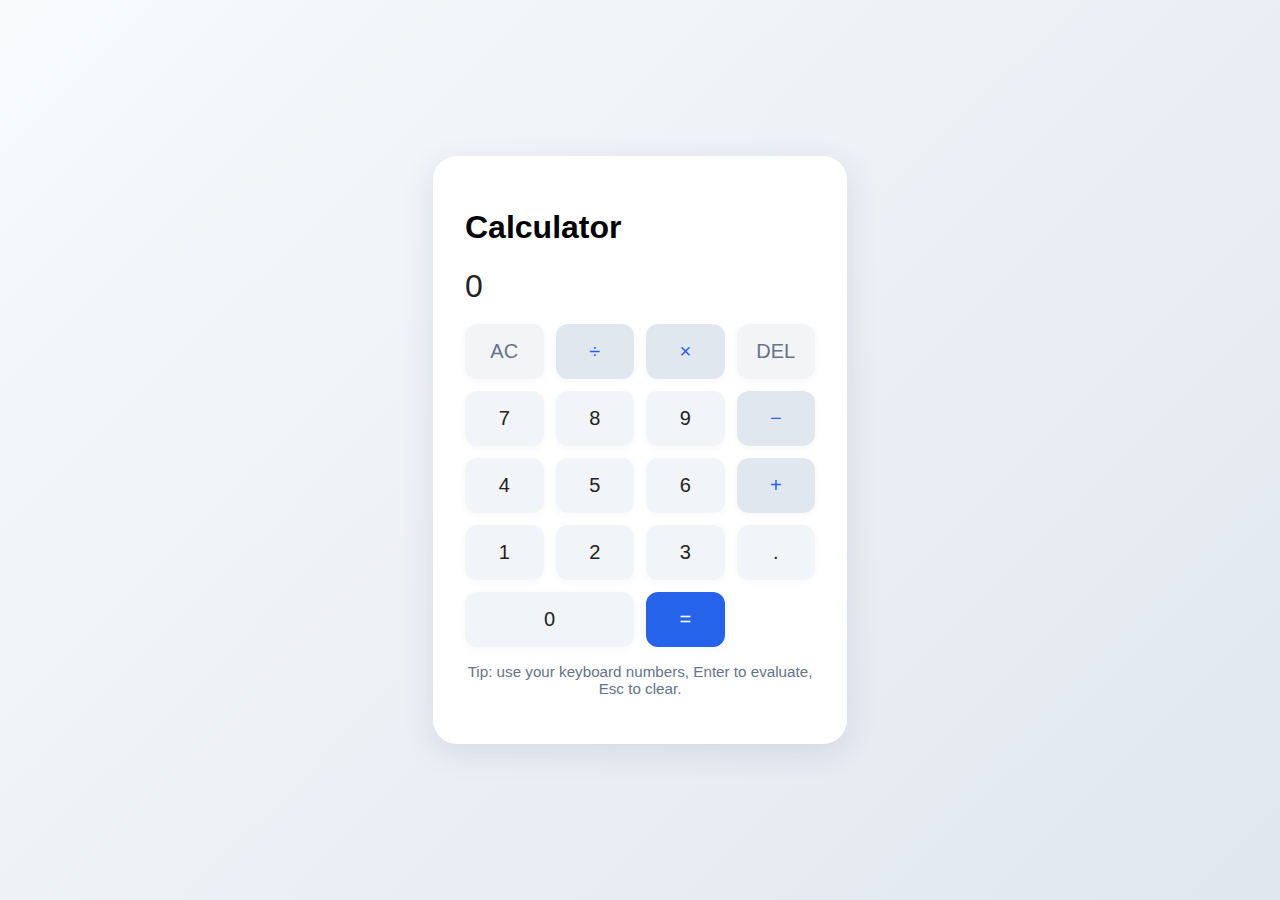
<file: calculator/index.html>
<!DOCTYPE html>
<html lang="en">
<head>
    <meta charset="UTF-8">
    <meta name="viewport" content="width=device-width, initial-scale=1.0">
    <title>Calculator</title>
    <link rel="stylesheet" href="style.css">
</head>
<body class="page">
    <div class="backdrop" aria-hidden="true">
        <span class="blob blob-a"></span>
        <span class="blob blob-b"></span>
    </div>
    <main class="layout">
        <section class="panel intro">
            <h1>Calculator</h1>
        </section>

        <section class="panel calculator" aria-label="Calculator">
            <header class="calc-header">
                <div>
                    <output class="expression" data-display aria-live="polite">0</output>
                </div>
            </header>

            <div class="glass">
                <div class="visor" aria-hidden="true"></div>
                <div class="keypad" data-keypad>
                    <button type="button" data-action="clear" class="key key-ghost">AC</button>
                    <button type="button" data-operator="/" class="key key-operator">÷</button>
                    <button type="button" data-operator="*" class="key key-operator">×</button>
                    <button type="button" data-action="delete" class="key key-ghost">DEL</button>

                    <button type="button" data-digit="7" class="key">7</button>
                    <button type="button" data-digit="8" class="key">8</button>
                    <button type="button" data-digit="9" class="key">9</button>
                    <button type="button" data-operator="-" class="key key-operator">−</button>

                    <button type="button" data-digit="4" class="key">4</button>
                    <button type="button" data-digit="5" class="key">5</button>
                    <button type="button" data-digit="6" class="key">6</button>
                    <button type="button" data-operator="+" class="key key-operator">+</button>

                    <button type="button" data-digit="1" class="key">1</button>
                    <button type="button" data-digit="2" class="key">2</button>
                    <button type="button" data-digit="3" class="key">3</button>
                    <button type="button" data-action="decimal" class="key">.</button>

                    <button type="button" data-digit="0" class="key key-wide">0</button>
                    <button type="button" data-action="equals" class="key key-accent">=</button>
                </div>
            </div>
            <p class="hint">Tip: use your keyboard numbers, Enter to evaluate, Esc to clear.</p>
        </section>
    </main>
    <script src="script.js"></script>
</body>
</html>
</file>
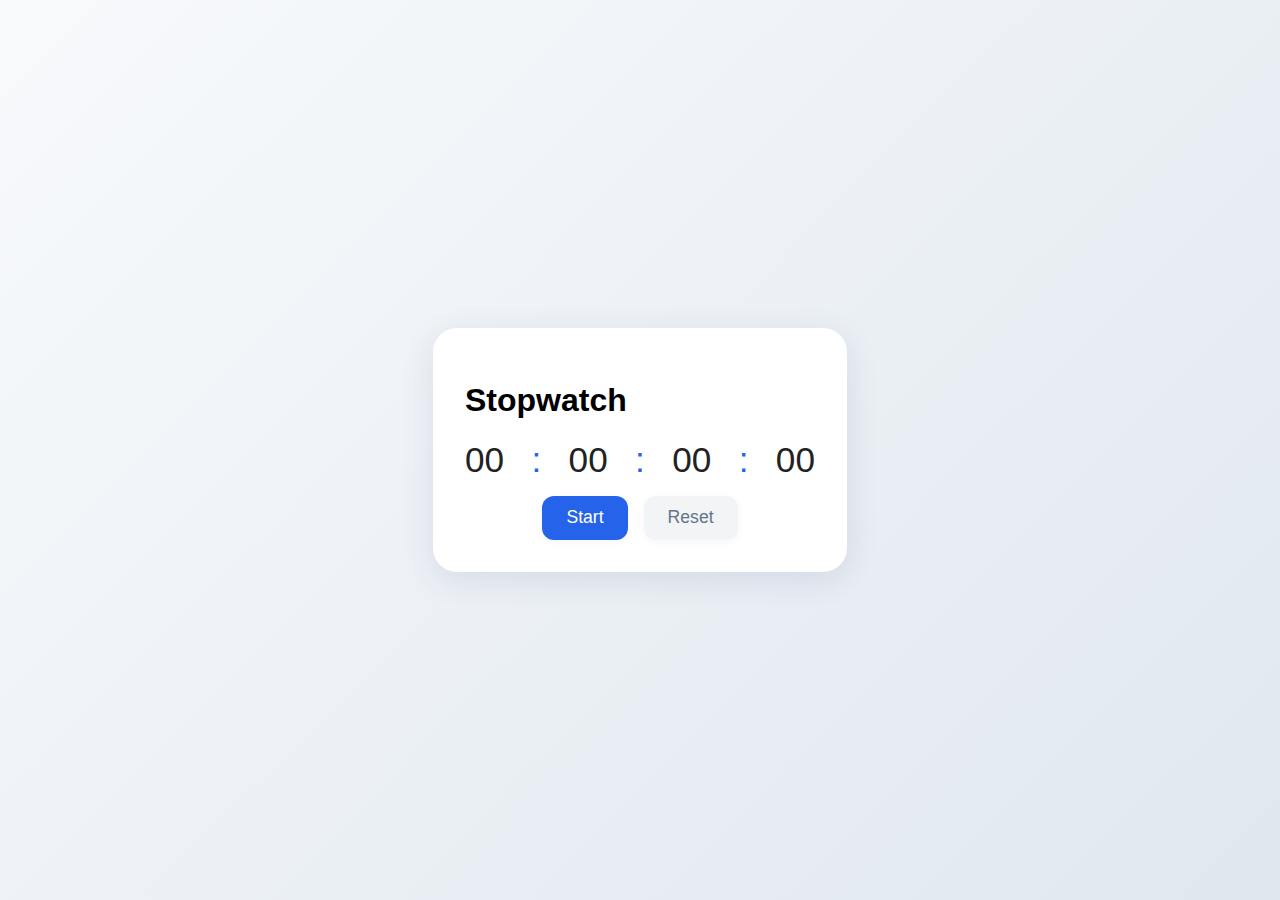
<file: stopwatch/index.html>
<!DOCTYPE html>
<html lang="en">
<head>
    <meta charset="UTF-8">
    <meta name="viewport" content="width=device-width, initial-scale=1.0">
    <title>Stopwatch</title>
    <link rel="stylesheet" href="style.css">
</head>
<body class="page">
    <div class="backdrop" aria-hidden="true">
        <span class="blob blob-a"></span>
        <span class="blob blob-b"></span>
    </div>
    <main class="layout">
        <section class="panel intro">
            <h1>Stopwatch</h1>
        </section>

        <section class="panel stopwatch" aria-label="Stopwatch">
            <header class="heading">
                <div class="time" data-time-display>
                    <span data-part="hours">00</span>
                    <span class="dot">:</span>
                    <span data-part="minutes">00</span>
                    <span class="dot">:</span>
                    <span data-part="seconds">00</span>
                    <span class="dot">:</span>
                    <span data-part="milliseconds">00</span>
                </div>
            </header>

            <div class="controls" data-controls>
                <button type="button" data-action="start" class="btn primary">Start</button>
                <button type="button" data-action="reset" class="btn ghost">Reset</button>
            </div>
        </section>
    </main>
    <script src="script.js"></script>
</body>
</html>
</file>
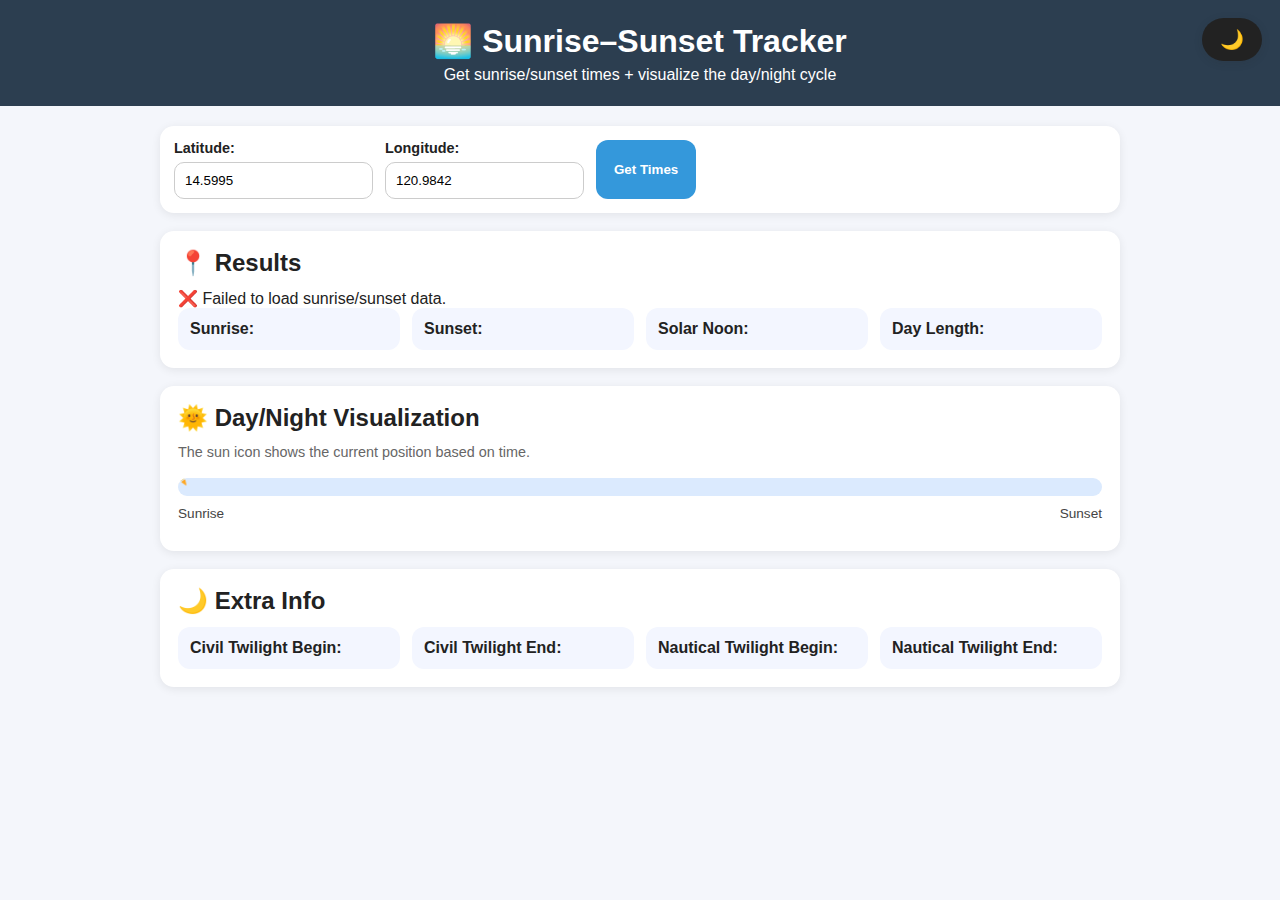
<file: sunrise-sunset/index.html>
<!DOCTYPE html>
<html lang="en">
<head>
  <meta charset="UTF-8" />
  <meta name="viewport" content="width=device-width, initial-scale=1.0" />
  <title>Sunrise–Sunset Tracker</title>
  <link rel="stylesheet" href="style.css" />
</head>
<body>
  <button id="themeToggle" style="position:fixed;top:18px;right:18px;z-index:10;padding:10px 18px;border-radius:999px;border:none;background:#222;color:#fff;font-size:1.2rem;box-shadow:0 2px 8px #2222;cursor:pointer;">🌙</button>
  <header>
    <h1>🌅 Sunrise–Sunset Tracker</h1>
    <p>Get sunrise/sunset times + visualize the day/night cycle</p>
  </header>

  <main>
    <section class="controls">
      <label>
        Latitude:
        <input type="number" id="latInput" step="0.0001" value="14.5995" />
      </label>

      <label>
        Longitude:
        <input type="number" id="lngInput" step="0.0001" value="120.9842" />
      </label>

      <button id="fetchBtn">Get Times</button>
    </section>

    <section class="card">
      <h2>📍 Results</h2>
      <p id="locationInfo"></p>

      <div class="result-grid">
        <div class="result-box"><strong>Sunrise:</strong> <span id="sunrise"></span></div>
        <div class="result-box"><strong>Sunset:</strong> <span id="sunset"></span></div>
        <div class="result-box"><strong>Solar Noon:</strong> <span id="solarNoon"></span></div>
        <div class="result-box"><strong>Day Length:</strong> <span id="dayLength"></span></div>
      </div>
    </section>

    <section class="card">
      <h2>🌞 Day/Night Visualization</h2>
      <p class="hint">The sun icon shows the current position based on time.</p>

      <div class="cycle-bar">
        <div class="cycle-fill" id="cycleFill"></div>
        <div class="sun-icon" id="sunIcon">☀️</div>
      </div>

      <div class="cycle-labels">
        <span id="labelSunrise">Sunrise</span>
        <span id="labelSunset">Sunset</span>
      </div>

      <p id="currentStatus" class="status"></p>
    </section>

    <section class="card">
      <h2>🌙 Extra Info</h2>
      <div class="result-grid">
        <div class="result-box"><strong>Civil Twilight Begin:</strong> <span id="civilBegin"></span></div>
        <div class="result-box"><strong>Civil Twilight End:</strong> <span id="civilEnd"></span></div>
        <div class="result-box"><strong>Nautical Twilight Begin:</strong> <span id="nauticalBegin"></span></div>
        <div class="result-box"><strong>Nautical Twilight End:</strong> <span id="nauticalEnd"></span></div>
      </div>
    </section>

  </main>

  <script src="script.js"></script>
</body>
</html>
</file>
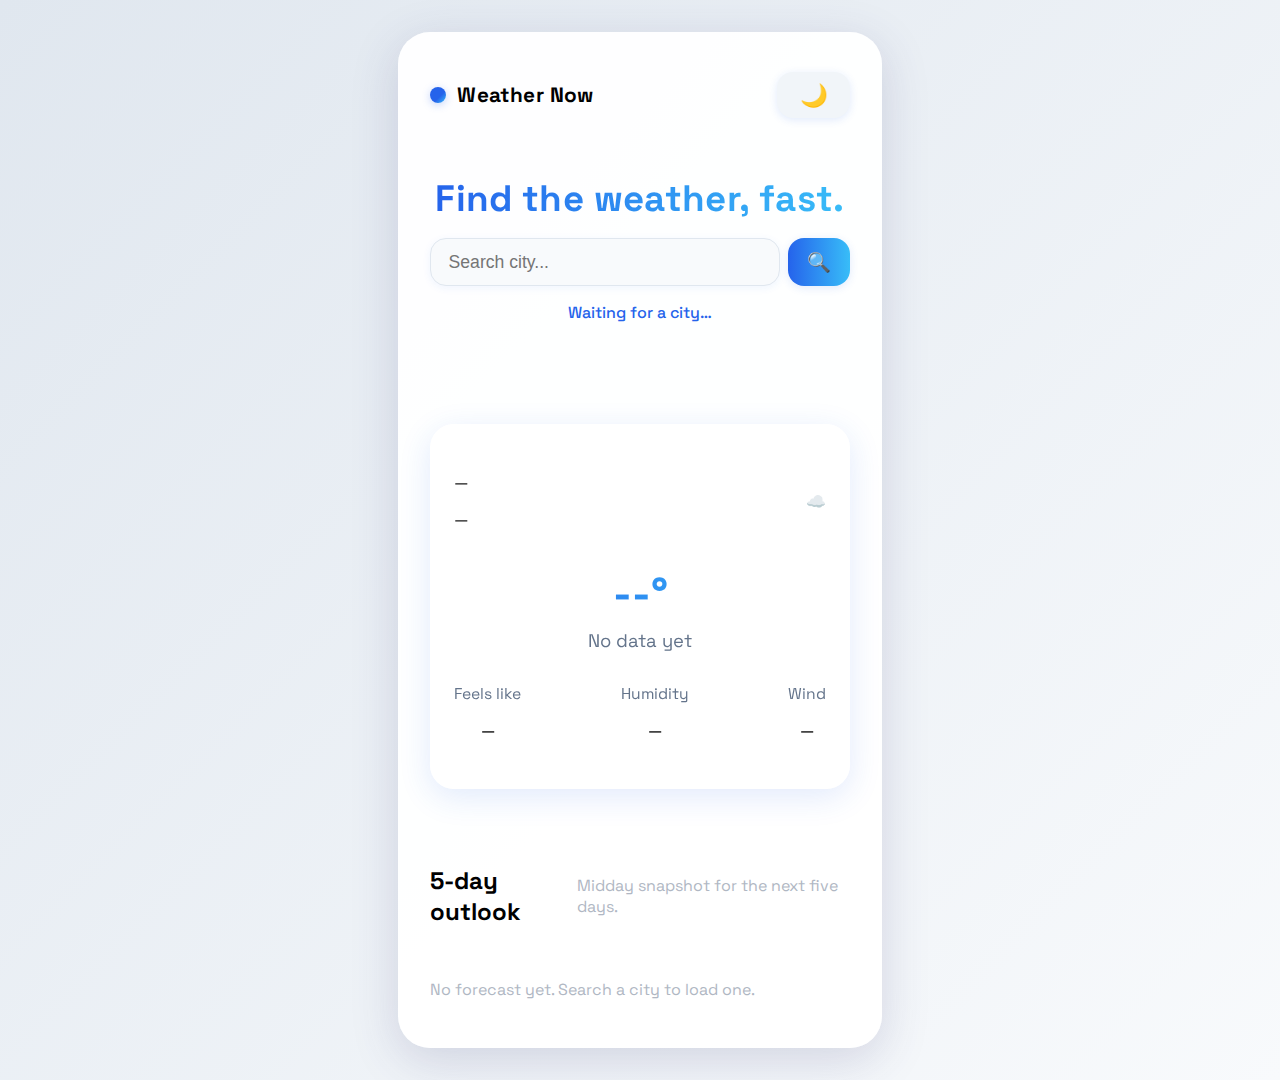
<file: weather-api/index.html>
<!DOCTYPE html>
<html lang="en">
<head>
	<meta charset="UTF-8">
	<meta name="viewport" content="width=device-width, initial-scale=1.0">
	<title>Weather Now</title>
	<link rel="preconnect" href="https://fonts.googleapis.com">
	<link rel="preconnect" href="https://fonts.gstatic.com" crossorigin>
	<link href="https://fonts.googleapis.com/css2?family=Space+Grotesk:wght@400;500;600&display=swap" rel="stylesheet">
	<link rel="stylesheet" href="style.css">
</head>
<body>
	<div class="page">
		<div class="topbar">
			<div class="brand">
				<span class="dot"></span>
				<span class="label">Weather Now</span>
			</div>
			<button id="theme-toggle" class="theme-toggle" type="button" aria-pressed="true">🌙</button>
		</div>
		<header class="hero">
			<div class="hero__text">
				<h1 class="gradient-text">Find the weather, fast.</h1>
				<form id="search-form" class="search">
					<input id="city" name="city" type="text" placeholder="Search city..." autocomplete="off" required>
					<button type="submit"><span>🔍</span></button>
				</form>
				<p class="status" id="status" role="status">Waiting for a city…</p>
			</div>
			<div class="hero__card" aria-live="polite">
				<div class="card glass" id="card">
					<div class="card__header">
						<div>
							<p class="eyebrow" id="location">—</p>
							<p class="time" id="timestamp">—</p>
						</div>
						<div class="icon" id="icon" aria-hidden="true">☁️</div>
					</div>
					<div class="card__body">
						<div class="temp" id="temp">--°</div>
						<div class="summary" id="summary">No data yet</div>
						<div class="details">
							<div>
								<p class="label">Feels like</p>
								<p class="value" id="feels">—</p>
							</div>
							<div>
								<p class="label">Humidity</p>
								<p class="value" id="humidity">—</p>
							</div>
							<div>
								<p class="label">Wind</p>
								<p class="value" id="wind">—</p>
							</div>
						</div>
					</div>
				</div>
			</div>
		</header>
		<section class="forecast" aria-live="polite">
			<div class="forecast__header">
				<h2>5-day outlook</h2>
				<p class="muted">Midday snapshot for the next five days.</p>
			</div>
			<div id="forecast-grid" class="forecast__grid">
				<p class="muted">No forecast yet. Search a city to load one.</p>
			</div>
		</section>
	</div>

	<script src="script.js"></script>
</body>
</html>
</file>
<file: calculator/style.css>
/* Modern calculator styles */
body {
  font-family: 'Segoe UI', Arial, sans-serif;
  background: linear-gradient(135deg, #f8fafc 0%, #e0e7ef 100%);
  min-height: 100vh;
  margin: 0;
  display: flex;
  align-items: center;
  justify-content: center;
}
.layout {
  background: #fff;
  border-radius: 1.5rem;
  box-shadow: 0 8px 32px rgba(60,60,120,0.12);
  padding: 2rem;
  max-width: 350px;
  width: 100%;
}
.calc-header {
  margin-bottom: 1rem;
}
.expression {
  font-size: 2rem;
  color: #222;
  min-height: 2.5rem;
  display: block;
}
.keypad {
  display: grid;
  grid-template-columns: repeat(4, 1fr);
  gap: 0.75rem;
}
.key {
  font-size: 1.25rem;
  padding: 1rem;
  border: none;
  border-radius: 0.75rem;
  background: #f1f5f9;
  color: #222;
  cursor: pointer;
  transition: background 0.2s, box-shadow 0.2s;
  box-shadow: 0 2px 8px rgba(60,60,120,0.04);
}
.key:active, .key:focus {
  background: #dbeafe;
  outline: none;
}
.key-operator {
  background: #e0e7ef;
  color: #2563eb;
}
.key-ghost {
  background: #f3f4f6;
  color: #64748b;
}
.key-accent {
  background: #2563eb;
  color: #fff;
}
.key-wide {
  grid-column: span 2;
}
.hint {
  color: #64748b;
  font-size: 0.95rem;
  margin-top: 1rem;
  text-align: center;
}
</file>
<file: stopwatch/style.css>
/* Modern stopwatch styles */
body {
  font-family: 'Segoe UI', Arial, sans-serif;
  background: linear-gradient(135deg, #f8fafc 0%, #e0e7ef 100%);
  min-height: 100vh;
  margin: 0;
  display: flex;
  align-items: center;
  justify-content: center;
}
.layout {
  background: #fff;
  border-radius: 1.5rem;
  box-shadow: 0 8px 32px rgba(60,60,120,0.12);
  padding: 2rem;
  max-width: 350px;
  width: 100%;
}
.heading {
  margin-bottom: 1rem;
}
.labels {
  display: flex;
  justify-content: space-between;
  color: #64748b;
  font-size: 0.95rem;
}
.time {
  font-size: 2.2rem;
  color: #222;
  display: flex;
  justify-content: space-between;
  margin-bottom: 1rem;
}
.dot {
  color: #2563eb;
  margin: 0 0.1em;
}
.controls {
  display: flex;
  gap: 1rem;
  justify-content: center;
}
.btn {
  font-size: 1.1rem;
  padding: 0.7rem 1.5rem;
  border: none;
  border-radius: 0.75rem;
  background: #f1f5f9;
  color: #222;
  cursor: pointer;
  transition: background 0.2s, box-shadow 0.2s;
  box-shadow: 0 2px 8px rgba(60,60,120,0.04);
}
.btn.primary {
  background: #2563eb;
  color: #fff;
}
.btn.ghost {
  background: #f3f4f6;
  color: #64748b;
}
.btn:active, .btn:focus {
  background: #dbeafe;
  outline: none;
}
</file>
<file: sunrise-sunset/style.css>
* {
  margin: 0;
  padding: 0;
  box-sizing: border-box;
  font-family: Arial, sans-serif;
}

body {
  background: #f4f6fb;
  color: #222;
}

body.dark {
  background: #181c25;
  color: #e0e7ef;
}

header {
  text-align: center;
  padding: 22px;
  background: #2c3e50;
  color: white;
}

header.dark {
  background: #23283a;
  color: #e0e7ef;
}

header h1 {
  font-size: 2rem;
  margin-bottom: 6px;
}

main {
  max-width: 1000px;
  margin: auto;
  padding: 20px;
  display: grid;
  gap: 18px;
}

.controls {
  display: flex;
  flex-wrap: wrap;
  gap: 12px;
  background: white;
  padding: 14px;
  border-radius: 14px;
  box-shadow: 0 2px 10px rgba(0,0,0,0.08);
}

.controls.dark {
  background: #23283a;
}

.controls label {
  display: flex;
  flex-direction: column;
  font-weight: bold;
  font-size: 0.9rem;
  min-width: 160px;
}

.controls input {
  margin-top: 6px;
  padding: 10px;
  border-radius: 10px;
  border: 1px solid #ccc;
}

.controls button {
  padding: 12px 18px;
  border: none;
  border-radius: 12px;
  background: #3498db;
  color: white;
  font-weight: bold;
  cursor: pointer;
  transition: 0.2s ease;
}

.controls button:hover {
  background: #2980b9;
}

.card {
  background: white;
  border-radius: 14px;
  padding: 18px;
  box-shadow: 0 2px 10px rgba(0,0,0,0.08);
}

.card.dark {
  background: #23283a;
  color: #e0e7ef;
}

.card h2 {
  margin-bottom: 12px;
}

.result-grid {
  display: grid;
  gap: 12px;
  grid-template-columns: repeat(auto-fit, minmax(200px, 1fr));
}

.result-box {
  padding: 12px;
  background: #f3f6ff;
  border-radius: 12px;
}

.result-box.dark {
  background: #23283a;
  color: #e0e7ef;
}

.hint {
  font-size: 0.9rem;
  color: #666;
  margin-bottom: 12px;
}

.cycle-bar {
  position: relative;
  height: 18px;
  width: 100%;
  background: #dbeafe;
  border-radius: 999px;
  overflow: hidden;
  margin: 18px 0 10px;
}

.cycle-bar.dark {
  background: #334155;
}

.cycle-fill {
  height: 100%;
  width: 0%;
  background: #3b82f6;
  border-radius: 999px;
  transition: width 0.4s ease;
}

.cycle-fill.dark {
  background: #38bdf8;
}

.sun-icon {
  position: absolute;
  top: -20px;
  left: 0%;
  transform: translateX(-50%);
  font-size: 1.6rem;
  transition: left 0.4s ease;
}

.cycle-labels {
  display: flex;
  justify-content: space-between;
  font-size: 0.85rem;
  color: #444;
}

.cycle-labels.dark {
  color: #94a3b8;
}

.status {
  margin-top: 12px;
  font-weight: bold;
}

.status.dark {
  color: #38bdf8;
}
</file>
<file: weather-api/style.css>
/* Modern weather app styles */
body {
  font-family: 'Space Grotesk', 'Segoe UI', Arial, sans-serif;
  background: linear-gradient(135deg, #e0e7ef 0%, #f8fafc 100%);
  min-height: 100vh;
  margin: 0;
  transition: background 0.3s;
  display: flex;
  align-items: center;
  justify-content: center;
}
body.dark {
  background: linear-gradient(135deg, #181c25 0%, #23283a 100%);
}
.page {
  max-width: 420px;
  width: 100%;
  margin: 2rem auto;
  background: rgba(255,255,255,0.95);
  border-radius: 2rem;
  box-shadow: 0 12px 48px rgba(60,60,120,0.18);
  padding: 2.5rem 2rem 2rem 2rem;
  transition: background 0.3s, color 0.3s;
  position: relative;
}
body.dark .page {
  background: rgba(24,28,37,0.98);
  color: #e0e7ef;
}
.topbar {
  display: flex;
  align-items: center;
  justify-content: space-between;
  margin-bottom: 2rem;
}
.brand {
  display: flex;
  align-items: center;
  gap: 0.7rem;
  font-weight: 700;
  font-size: 1.3rem;
  letter-spacing: 0.02em;
}
.brand .dot {
  width: 16px;
  height: 16px;
  background: linear-gradient(135deg, #2563eb 60%, #38bdf8 100%);
  border-radius: 50%;
  display: inline-block;
  box-shadow: 0 2px 8px #2563eb44;
}
.theme-toggle {
  background: #f1f5f9;
  border: none;
  border-radius: 1rem;
  padding: 0.6rem 1.4rem;
  font-size: 1.4rem;
  color: #222;
  cursor: pointer;
  transition: background 0.2s, color 0.3s;
  box-shadow: 0 2px 8px #2563eb22;
}
.theme-toggle:active, .theme-toggle:focus {
  background: #dbeafe;
  outline: none;
}
body.dark .theme-toggle {
  background: #23283a;
  color: #e0e7ef;
}
.hero {
  display: flex;
  flex-direction: column;
  gap: 1.5rem;
  align-items: stretch;
  margin-bottom: 2rem;
}
.hero__text {
  flex: 1 1 250px;
  text-align: center;
}
.gradient-text {
  background: linear-gradient(90deg, #2563eb, #38bdf8);
  -webkit-background-clip: text;
  -webkit-text-fill-color: transparent;
  background-clip: text;
  text-fill-color: transparent;
  font-size: 2.3rem;
  font-weight: 700;
  margin-bottom: 1rem;
  letter-spacing: 0.01em;
}
.search {
  display: flex;
  gap: 0.5rem;
  justify-content: center;
  margin-bottom: 1rem;
}
.search input {
  flex: 1;
  padding: 0.8rem 1.1rem;
  border-radius: 1rem;
  border: 1px solid #e0e7ef;
  font-size: 1.1rem;
  background: #f8fafc;
  color: #222;
  transition: border 0.2s, background 0.2s;
  box-shadow: 0 2px 8px #2563eb11;
}
body.dark .search input {
  background: #23283a;
  color: #e0e7ef;
  border: 1px solid #23283a;
}
.search button {
  background: linear-gradient(90deg, #2563eb, #38bdf8);
  color: #fff;
  border: none;
  border-radius: 1rem;
  padding: 0.8rem 1.2rem;
  font-size: 1.2rem;
  cursor: pointer;
  box-shadow: 0 2px 8px #2563eb22;
  transition: background 0.2s;
}
.search button:active, .search button:focus {
  background: #2563eb;
  outline: none;
}
.quick-picks {
  display: flex;
  gap: 0.7rem;
  justify-content: center;
  margin-bottom: 0.5rem;
}
.quick-picks button {
  background: #f1f5f9;
  color: #2563eb;
  border: none;
  border-radius: 0.8rem;
  padding: 0.5rem 1.1rem;
  font-size: 1rem;
  cursor: pointer;
  box-shadow: 0 2px 8px #2563eb11;
  transition: background 0.2s, color 0.2s;
}
.quick-picks button:active, .quick-picks button:focus {
  background: #dbeafe;
  color: #2563eb;
  outline: none;
}
body.dark .quick-picks button {
  background: #23283a;
  color: #38bdf8;
}
.card {
  background: #f1f5f9;
  border-radius: 1.5rem;
  padding: 2rem 1.5rem;
  box-shadow: 0 4px 24px #2563eb22;
  transition: background 0.3s, color 0.3s;
  margin-bottom: 1.5rem;
}
.glass {
  background: rgba(255,255,255,0.8);
  backdrop-filter: blur(12px);
  box-shadow: 0 8px 32px #2563eb22;
}
body.dark .card {
  background: rgba(36,41,56,0.92);
  color: #e0e7ef;
}
body.dark .glass {
  background: rgba(36,41,56,0.92);
  color: #e0e7ef;
}
.card__header {
  display: flex;
  align-items: center;
  justify-content: space-between;
  margin-bottom: 1.2rem;
}
.card__body {
  text-align: center;
}
.temp {
  font-size: 2.7rem;
  font-weight: 700;
  background: linear-gradient(90deg, #2563eb, #38bdf8);
  -webkit-background-clip: text;
  -webkit-text-fill-color: transparent;
  background-clip: text;
  text-fill-color: transparent;
  margin-bottom: 0.5rem;
}
.summary {
  font-size: 1.15rem;
  color: #64748b;
  margin-bottom: 1rem;
}
.details {
  display: flex;
  justify-content: space-between;
  gap: 1.5rem;
  margin-top: 1rem;
}
.details .label {
  color: #64748b;
  font-size: 0.98rem;
}
.details .value {
  font-weight: 500;
  color: #222;
}
body.dark .details .value {
  color: #e0e7ef;
}
.forecast {
  margin-top: 2rem;
}
.forecast__header {
  display: flex;
  align-items: center;
  justify-content: space-between;
  margin-bottom: 1rem;
}
.forecast__grid {
  display: grid;
  grid-template-columns: repeat(auto-fit, minmax(120px, 1fr));
  gap: 1rem;
}
.status {
  margin-top: 0.5rem;
  color: #2563eb;
  font-weight: 500;
  text-align: center;
}
body.dark .status {
  color: #38bdf8;
}
.muted {
  color: #b0b7c3;
}
body.dark .muted {
  color: #64748b;
}
</file>
